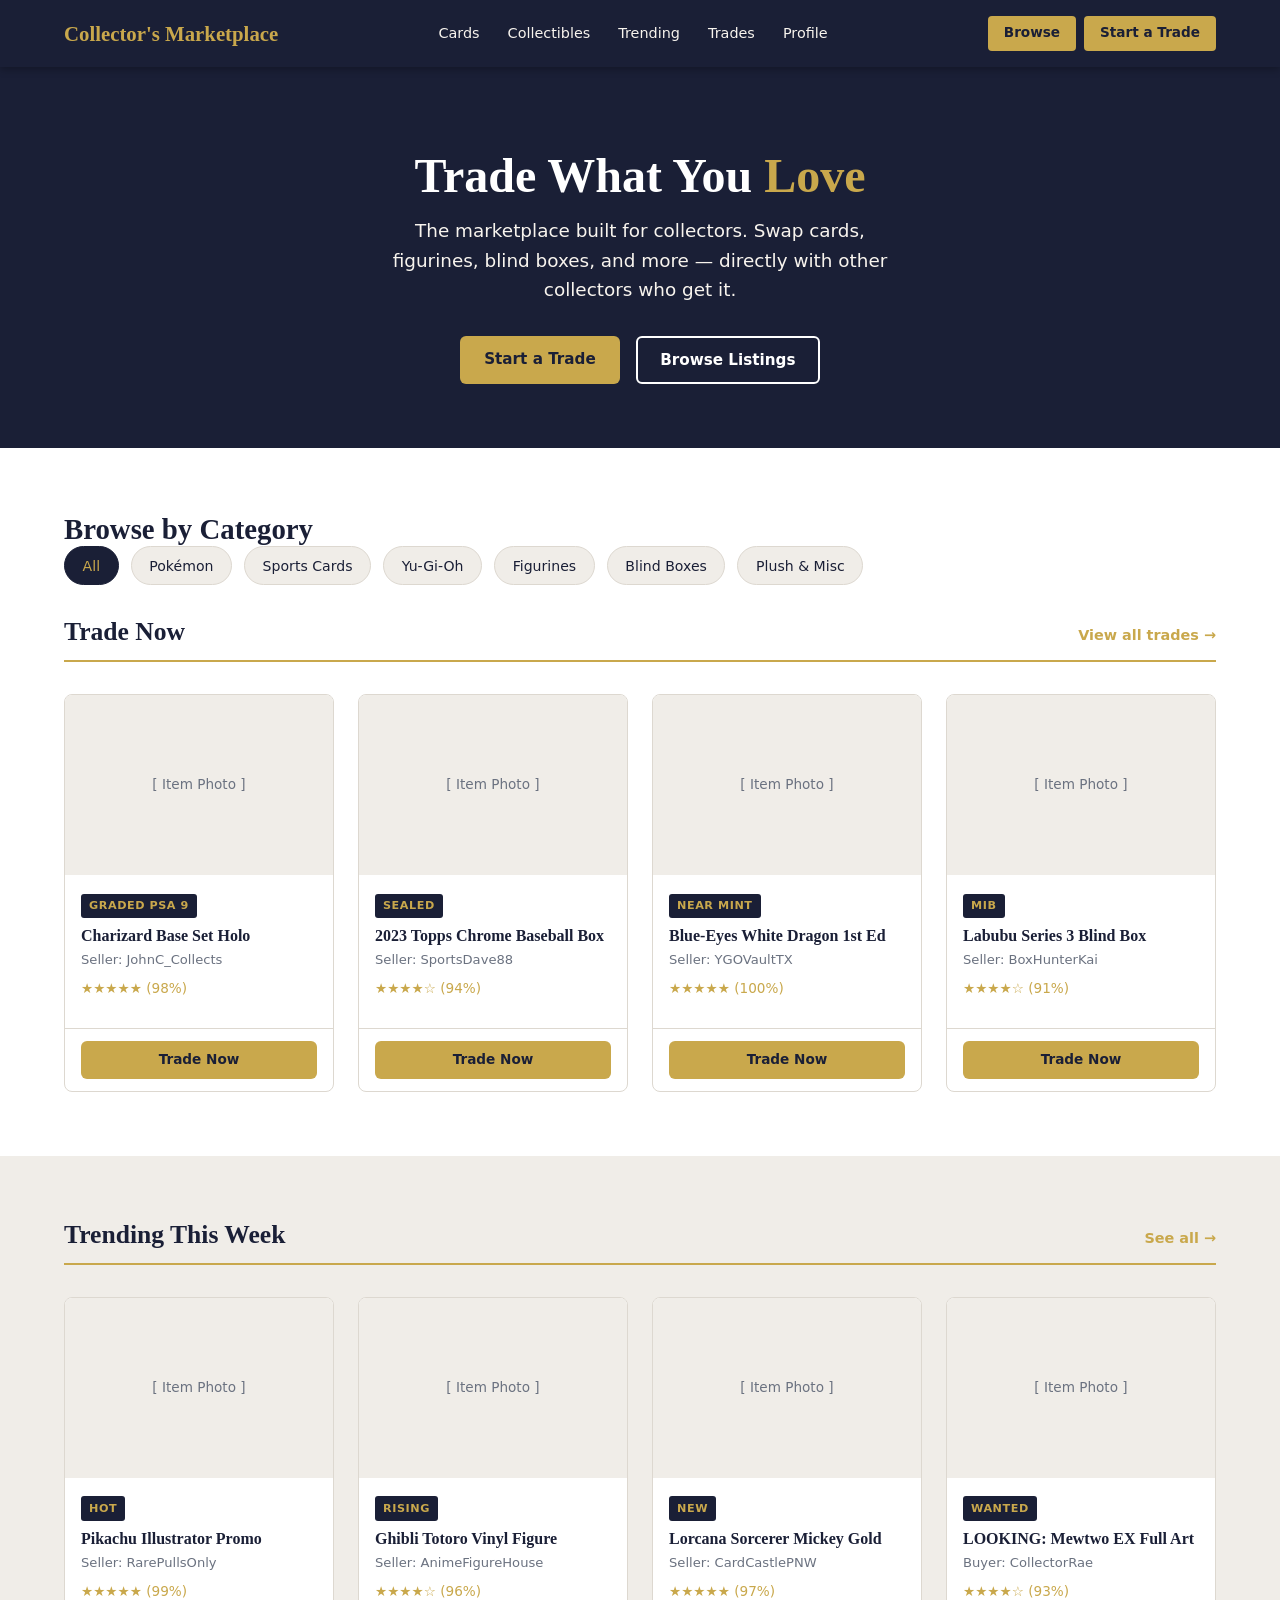
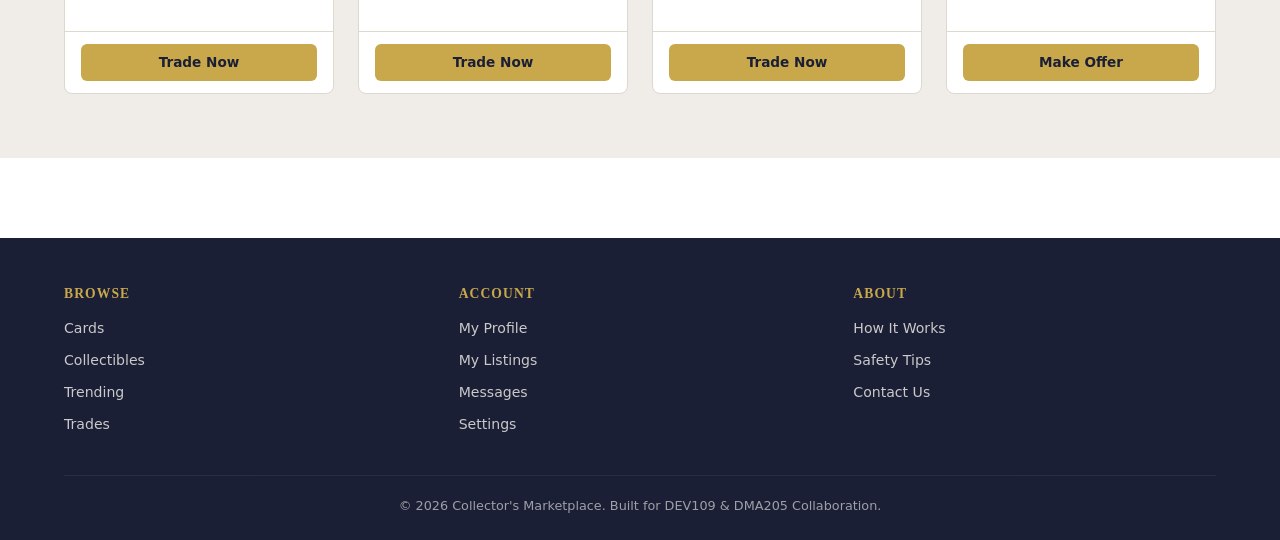
<file: index.html>
<!DOCTYPE html>
<html lang="en">
<head>
  <meta charset="UTF-8">
  <meta name="viewport" content="width=device-width, initial-scale=1.0">
  <meta name="description" content="Collector's Marketplace – Trade, buy, and sell collectibles including trading cards, figurines, and blind boxes with fellow collectors.">
  <meta name="author" content="DEV109 Team 4 – Rana Moradi & Aayush Mehmi">
  <meta name="keywords" content="collectibles, trading cards, pokemon, yugioh, sports cards, trade, marketplace, figurines">
  <title>Collector's Marketplace – Trade What You Love</title>
  <link rel="stylesheet" href="css/styles.css">
</head>
<body>

  <nav class="site-nav" aria-label="Main navigation">
    <div class="container">
      <a href="index.html" class="nav-logo">Collector's Marketplace</a>
      <ul class="nav-links">
        <li><a href="html/browse.html?category=cards">Cards</a></li>
        <li><a href="html/browse.html?category=collectibles">Collectibles</a></li>
        <li><a href="html/browse.html?sort=trending">Trending</a></li>
        <li><a href="html/browse.html?type=trades">Trades</a></li>
        <li><a href="html/profile.html">Profile</a></li>
      </ul>
      <div class="nav-actions">
        <a href="html/browse.html" class="btn-nav">Browse</a>
        <a href="html/trade-flow.html" class="btn-nav">Start a Trade</a>
      </div>
    </div>
  </nav>

  <section class="hero" aria-labelledby="hero-heading">
    <div class="container">
      <h1 id="hero-heading">Trade What You <span>Love</span></h1>
      <p>The marketplace built for collectors. Swap cards, figurines, blind boxes, and more — directly with other collectors who get it.</p>
      <div class="hero-actions">
        <a href="html/trade-flow.html" class="btn-primary">Start a Trade</a>
        <a href="html/browse.html" class="btn-secondary">Browse Listings</a>
      </div>
    </div>
  </section>

  <section class="section" aria-labelledby="category-heading">
    <div class="container">
      <h2 id="category-heading" class="sr-only">Browse by Category</h2>
      <div class="category-pills">
        <a href="html/browse.html?category=all" class="pill active">All</a>
        <a href="html/browse.html?category=pokemon" class="pill">Pokémon</a>
        <a href="html/browse.html?category=sports" class="pill">Sports Cards</a>
        <a href="html/browse.html?category=yugioh" class="pill">Yu-Gi-Oh</a>
        <a href="html/browse.html?category=figurines" class="pill">Figurines</a>
        <a href="html/browse.html?category=blind-boxes" class="pill">Blind Boxes</a>
        <a href="html/browse.html?category=plush" class="pill">Plush &amp; Misc</a>
      </div>

      <div class="section-header">
        <h2>Trade Now</h2>
        <a href="html/browse.html?type=trades">View all trades →</a>
      </div>

      <div class="cards-grid">

        <article class="product-card">
          <div class="card-image" role="img" aria-label="Item image placeholder">[ Item Photo ]</div>
          <div class="card-body">
            <span class="card-condition">Graded PSA 9</span>
            <h3>Charizard Base Set Holo</h3>
            <p class="card-seller">Seller: JohnC_Collects</p>
            <p class="card-rating">★★★★★ (98%)</p>
          </div>
          <div class="card-footer">
            <a href="html/product-detail.html" class="btn-primary">Trade Now</a>
          </div>
        </article>

        <article class="product-card">
          <div class="card-image" role="img" aria-label="Item image placeholder">[ Item Photo ]</div>
          <div class="card-body">
            <span class="card-condition">Sealed</span>
            <h3>2023 Topps Chrome Baseball Box</h3>
            <p class="card-seller">Seller: SportsDave88</p>
            <p class="card-rating">★★★★☆ (94%)</p>
          </div>
          <div class="card-footer">
            <a href="html/product-detail.html" class="btn-primary">Trade Now</a>
          </div>
        </article>

        <article class="product-card">
          <div class="card-image" role="img" aria-label="Item image placeholder">[ Item Photo ]</div>
          <div class="card-body">
            <span class="card-condition">Near Mint</span>
            <h3>Blue-Eyes White Dragon 1st Ed</h3>
            <p class="card-seller">Seller: YGOVaultTX</p>
            <p class="card-rating">★★★★★ (100%)</p>
          </div>
          <div class="card-footer">
            <a href="html/product-detail.html" class="btn-primary">Trade Now</a>
          </div>
        </article>

        <article class="product-card">
          <div class="card-image" role="img" aria-label="Item image placeholder">[ Item Photo ]</div>
          <div class="card-body">
            <span class="card-condition">MIB</span>
            <h3>Labubu Series 3 Blind Box</h3>
            <p class="card-seller">Seller: BoxHunterKai</p>
            <p class="card-rating">★★★★☆ (91%)</p>
          </div>
          <div class="card-footer">
            <a href="html/product-detail.html" class="btn-primary">Trade Now</a>
          </div>
        </article>

      </div>
    </div>
  </section>

  <section class="section" style="background-color: var(--grey);" aria-labelledby="trending-heading">
    <div class="container">
      <div class="section-header">
        <h2 id="trending-heading">Trending This Week</h2>
        <a href="html/browse.html?sort=trending">See all →</a>
      </div>
      <div class="cards-grid">

        <article class="product-card">
          <div class="card-image" role="img" aria-label="Item image placeholder">[ Item Photo ]</div>
          <div class="card-body">
            <span class="card-condition">Hot</span>
            <h3>Pikachu Illustrator Promo</h3>
            <p class="card-seller">Seller: RarePullsOnly</p>
            <p class="card-rating">★★★★★ (99%)</p>
          </div>
          <div class="card-footer">
            <a href="html/product-detail.html" class="btn-primary">Trade Now</a>
          </div>
        </article>

        <article class="product-card">
          <div class="card-image" role="img" aria-label="Item image placeholder">[ Item Photo ]</div>
          <div class="card-body">
            <span class="card-condition">Rising</span>
            <h3>Ghibli Totoro Vinyl Figure</h3>
            <p class="card-seller">Seller: AnimeFigureHouse</p>
            <p class="card-rating">★★★★☆ (96%)</p>
          </div>
          <div class="card-footer">
            <a href="html/product-detail.html" class="btn-primary">Trade Now</a>
          </div>
        </article>

        <article class="product-card">
          <div class="card-image" role="img" aria-label="Item image placeholder">[ Item Photo ]</div>
          <div class="card-body">
            <span class="card-condition">New</span>
            <h3>Lorcana Sorcerer Mickey Gold</h3>
            <p class="card-seller">Seller: CardCastlePNW</p>
            <p class="card-rating">★★★★★ (97%)</p>
          </div>
          <div class="card-footer">
            <a href="html/product-detail.html" class="btn-primary">Trade Now</a>
          </div>
        </article>

        <article class="product-card">
          <div class="card-image" role="img" aria-label="Item image placeholder">[ Item Photo ]</div>
          <div class="card-body">
            <span class="card-condition">Wanted</span>
            <h3>LOOKING: Mewtwo EX Full Art</h3>
            <p class="card-seller">Buyer: CollectorRae</p>
            <p class="card-rating">★★★★☆ (93%)</p>
          </div>
          <div class="card-footer">
            <a href="html/product-detail.html" class="btn-primary">Make Offer</a>
          </div>
        </article>

      </div>
    </div>
  </section>

  <footer class="site-footer" aria-label="Site footer">
    <div class="container">
      <div class="footer-grid">
        <div class="footer-col">
          <h2>Browse</h2>
          <ul>
            <li><a href="html/browse.html?category=cards">Cards</a></li>
            <li><a href="html/browse.html?category=collectibles">Collectibles</a></li>
            <li><a href="html/browse.html?sort=trending">Trending</a></li>
            <li><a href="html/browse.html?type=trades">Trades</a></li>
          </ul>
        </div>
        <div class="footer-col">
          <h2>Account</h2>
          <ul>
            <li><a href="html/profile.html">My Profile</a></li>
            <li><a href="#">My Listings</a></li>
            <li><a href="#">Messages</a></li>
            <li><a href="#">Settings</a></li>
          </ul>
        </div>
        <div class="footer-col">
          <h2>About</h2>
          <ul>
            <li><a href="#">How It Works</a></li>
            <li><a href="#">Safety Tips</a></li>
            <li><a href="#">Contact Us</a></li>
          </ul>
        </div>
      </div>
      <p class="footer-bottom">&copy; 2026 Collector's Marketplace. Built for DEV109 &amp; DMA205 Collaboration.</p>
    </div>
  </footer>

</body>
</html>
</file>
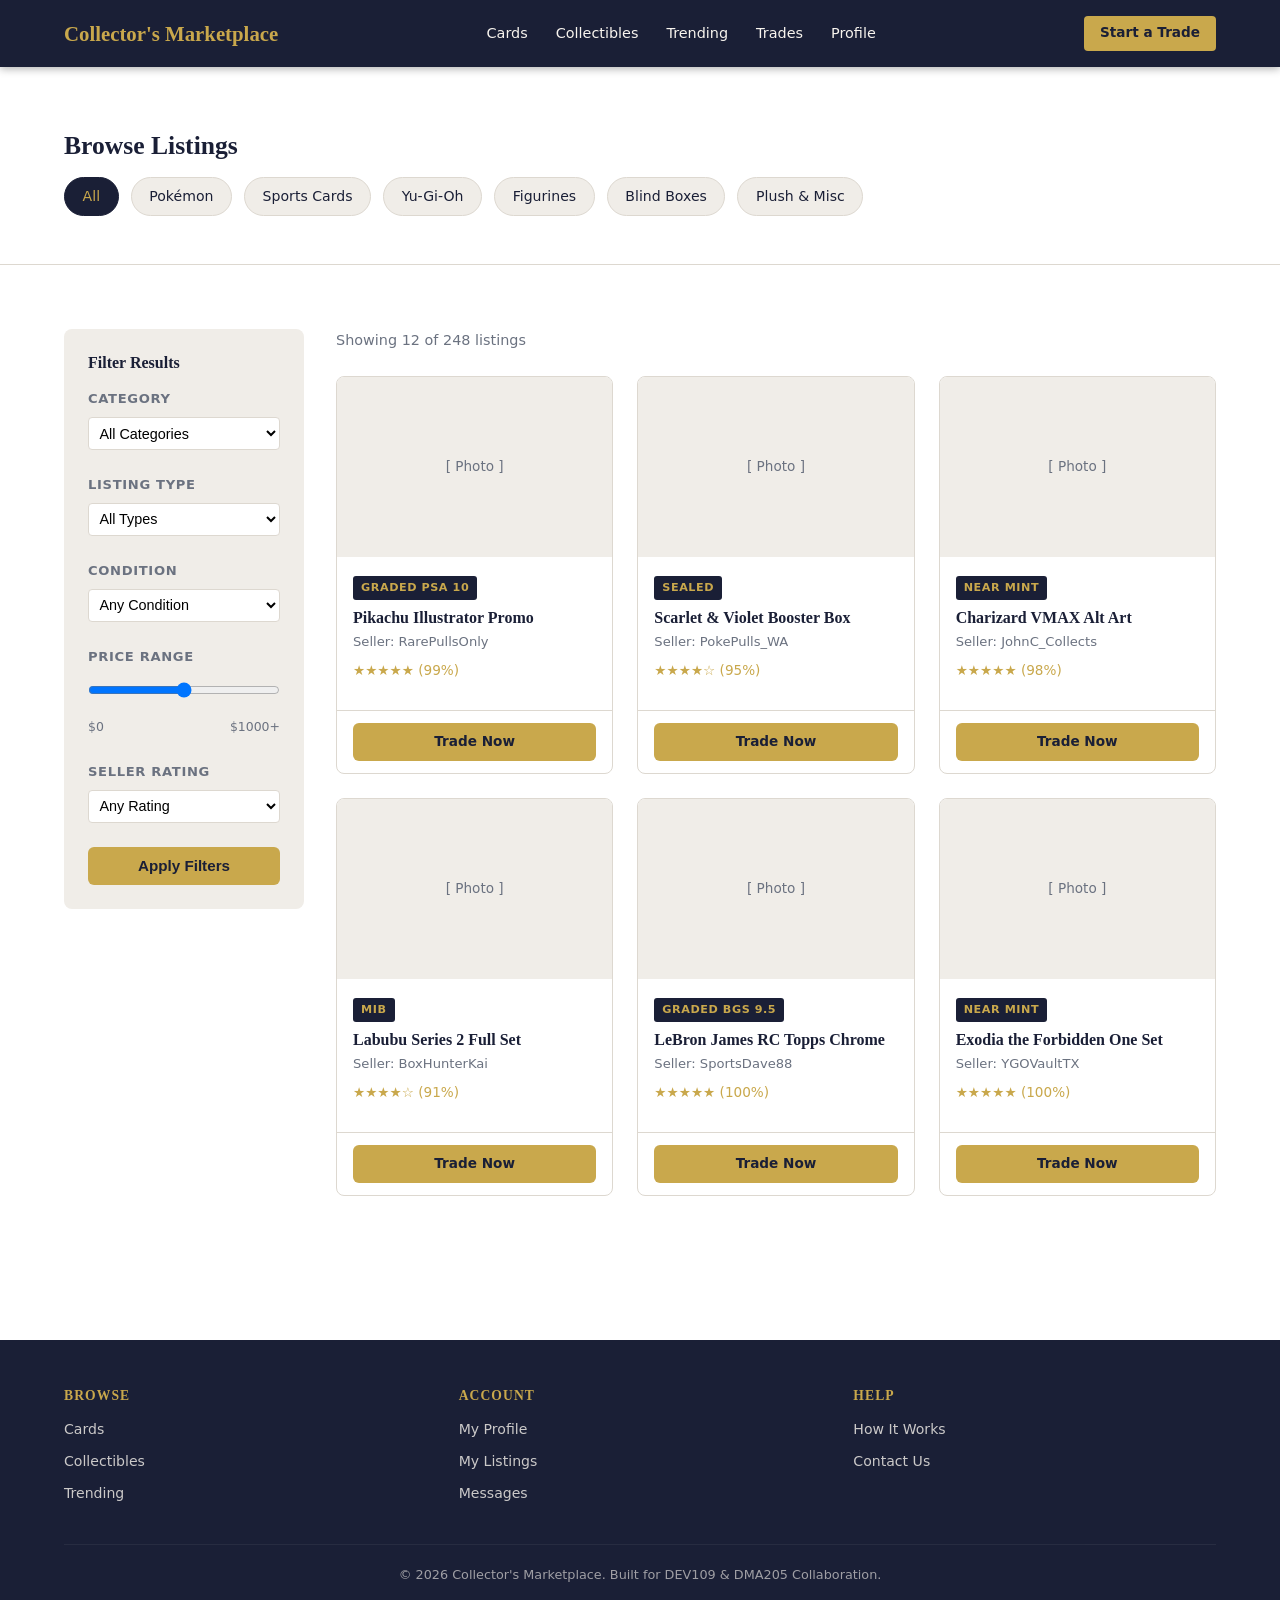
<file: html/browse.html>
<!DOCTYPE html>
<html lang="en">
<head>
  <meta charset="UTF-8">
  <meta name="viewport" content="width=device-width, initial-scale=1.0">
  <meta name="description" content="Browse collectibles, trading cards, figurines, and more on Collector's Marketplace. Filter by category, condition, price, and seller rating.">
  <meta name="author" content="DEV109 Team 4 – Rana Moradi & Aayush Mehmi">
  <meta name="keywords" content="browse collectibles, trading cards, buy sell trade, pokemon cards, sports cards">
  <title>Browse Listings – Collector's Marketplace</title>
  <link rel="stylesheet" href="../css/styles.css">
</head>
<body>

  <nav class="site-nav" aria-label="Main navigation">
    <div class="container">
      <a href="../index.html" class="nav-logo">Collector's Marketplace</a>
      <ul class="nav-links">
        <li><a href="browse.html?category=cards">Cards</a></li>
        <li><a href="browse.html?category=collectibles">Collectibles</a></li>
        <li><a href="browse.html?sort=trending">Trending</a></li>
        <li><a href="browse.html?type=trades">Trades</a></li>
        <li><a href="profile.html">Profile</a></li>
      </ul>
      <div class="nav-actions">
        <a href="trade-flow.html" class="btn-nav">Start a Trade</a>
      </div>
    </div>
  </nav>

  <div class="section" style="padding-bottom: 1rem; border-bottom: 1px solid var(--border);">
    <div class="container">
      <h1 style="font-size: 1.6rem;">Browse Listings</h1>
      <div class="category-pills" style="margin-top: 1rem;">
        <a href="browse.html?category=all" class="pill active">All</a>
        <a href="browse.html?category=pokemon" class="pill">Pokémon</a>
        <a href="browse.html?category=sports" class="pill">Sports Cards</a>
        <a href="browse.html?category=yugioh" class="pill">Yu-Gi-Oh</a>
        <a href="browse.html?category=figurines" class="pill">Figurines</a>
        <a href="browse.html?category=blind-boxes" class="pill">Blind Boxes</a>
        <a href="browse.html?category=plush" class="pill">Plush &amp; Misc</a>
      </div>
    </div>
  </div>

  <div class="section">
    <div class="container">
      <div class="browse-layout">

        <aside class="filters-sidebar" aria-label="Filter listings">
          <h2>Filter Results</h2>

          <div class="filter-group">
            <label for="filter-category">Category</label>
            <select id="filter-category" name="category">
              <option value="">All Categories</option>
              <option value="cards">Cards</option>
              <option value="pokemon">Pokémon</option>
              <option value="sports">Sports Cards</option>
              <option value="yugioh">Yu-Gi-Oh</option>
              <option value="collectibles">Collectibles</option>
              <option value="figurines">Figurines</option>
              <option value="blind-boxes">Blind Boxes</option>
              <option value="toys">Toys</option>
              <option value="plush">Plush &amp; Misc</option>
            </select>
          </div>

          <div class="filter-group">
            <label for="filter-listing-type">Listing Type</label>
            <select id="filter-listing-type" name="listing-type">
              <option value="">All Types</option>
              <option value="trade">Trade Only</option>
              <option value="buy">Buy Only</option>
              <option value="both">Buy or Trade</option>
            </select>
          </div>

          <div class="filter-group">
            <label for="filter-condition">Condition</label>
            <select id="filter-condition" name="condition">
              <option value="">Any Condition</option>
              <option value="graded">Graded (PSA/BGS)</option>
              <option value="sealed">Sealed / MIB</option>
              <option value="near-mint">Near Mint</option>
              <option value="lightly-played">Lightly Played</option>
              <option value="played">Played</option>
            </select>
          </div>

          <div class="filter-group">
            <label for="filter-price">Price Range</label>
            <input type="range" id="filter-price" name="price" min="0" max="1000" value="500">
            <div class="range-labels">
              <span>$0</span>
              <span>$1000+</span>
            </div>
          </div>

          <div class="filter-group">
            <label for="filter-rating">Seller Rating</label>
            <select id="filter-rating" name="rating">
              <option value="">Any Rating</option>
              <option value="5">★★★★★ (100%)</option>
              <option value="4">★★★★☆ (90%+)</option>
              <option value="3">★★★☆☆ (80%+)</option>
            </select>
          </div>

          <button class="btn-primary" style="width: 100%;">Apply Filters</button>
        </aside>

        <main aria-label="Listing results">
          <p style="font-size: 0.9rem; color: var(--muted); margin-bottom: 1.5rem;">Showing 12 of 248 listings</p>

          <div class="cards-grid">

            <article class="product-card">
              <div class="card-image" role="img" aria-label="Item image">[ Photo ]</div>
              <div class="card-body">
                <span class="card-condition">Graded PSA 10</span>
                <h3>Pikachu Illustrator Promo</h3>
                <p class="card-seller">Seller: RarePullsOnly</p>
                <p class="card-rating">★★★★★ (99%)</p>
              </div>
              <div class="card-footer">
                <a href="product-detail.html" class="btn-primary">Trade Now</a>
              </div>
            </article>

            <article class="product-card">
              <div class="card-image" role="img" aria-label="Item image">[ Photo ]</div>
              <div class="card-body">
                <span class="card-condition">Sealed</span>
                <h3>Scarlet &amp; Violet Booster Box</h3>
                <p class="card-seller">Seller: PokePulls_WA</p>
                <p class="card-rating">★★★★☆ (95%)</p>
              </div>
              <div class="card-footer">
                <a href="product-detail.html" class="btn-primary">Trade Now</a>
              </div>
            </article>

            <article class="product-card">
              <div class="card-image" role="img" aria-label="Item image">[ Photo ]</div>
              <div class="card-body">
                <span class="card-condition">Near Mint</span>
                <h3>Charizard VMAX Alt Art</h3>
                <p class="card-seller">Seller: JohnC_Collects</p>
                <p class="card-rating">★★★★★ (98%)</p>
              </div>
              <div class="card-footer">
                <a href="product-detail.html" class="btn-primary">Trade Now</a>
              </div>
            </article>

            <article class="product-card">
              <div class="card-image" role="img" aria-label="Item image">[ Photo ]</div>
              <div class="card-body">
                <span class="card-condition">MIB</span>
                <h3>Labubu Series 2 Full Set</h3>
                <p class="card-seller">Seller: BoxHunterKai</p>
                <p class="card-rating">★★★★☆ (91%)</p>
              </div>
              <div class="card-footer">
                <a href="product-detail.html" class="btn-primary">Trade Now</a>
              </div>
            </article>

            <article class="product-card">
              <div class="card-image" role="img" aria-label="Item image">[ Photo ]</div>
              <div class="card-body">
                <span class="card-condition">Graded BGS 9.5</span>
                <h3>LeBron James RC Topps Chrome</h3>
                <p class="card-seller">Seller: SportsDave88</p>
                <p class="card-rating">★★★★★ (100%)</p>
              </div>
              <div class="card-footer">
                <a href="product-detail.html" class="btn-primary">Trade Now</a>
              </div>
            </article>

            <article class="product-card">
              <div class="card-image" role="img" aria-label="Item image">[ Photo ]</div>
              <div class="card-body">
                <span class="card-condition">Near Mint</span>
                <h3>Exodia the Forbidden One Set</h3>
                <p class="card-seller">Seller: YGOVaultTX</p>
                <p class="card-rating">★★★★★ (100%)</p>
              </div>
              <div class="card-footer">
                <a href="product-detail.html" class="btn-primary">Trade Now</a>
              </div>
            </article>

          </div>
        </main>

      </div>
    </div>
  </div>

  <footer class="site-footer" aria-label="Site footer">
    <div class="container">
      <div class="footer-grid">
        <div class="footer-col">
          <h2>Browse</h2>
          <ul>
            <li><a href="browse.html?category=cards">Cards</a></li>
            <li><a href="browse.html?category=collectibles">Collectibles</a></li>
            <li><a href="browse.html?sort=trending">Trending</a></li>
          </ul>
        </div>
        <div class="footer-col">
          <h2>Account</h2>
          <ul>
            <li><a href="profile.html">My Profile</a></li>
            <li><a href="#">My Listings</a></li>
            <li><a href="#">Messages</a></li>
          </ul>
        </div>
        <div class="footer-col">
          <h2>Help</h2>
          <ul>
            <li><a href="#">How It Works</a></li>
            <li><a href="#">Contact Us</a></li>
          </ul>
        </div>
      </div>
      <p class="footer-bottom">&copy; 2026 Collector's Marketplace. Built for DEV109 &amp; DMA205 Collaboration.</p>
    </div>
  </footer>

</body>
</html>
</file>
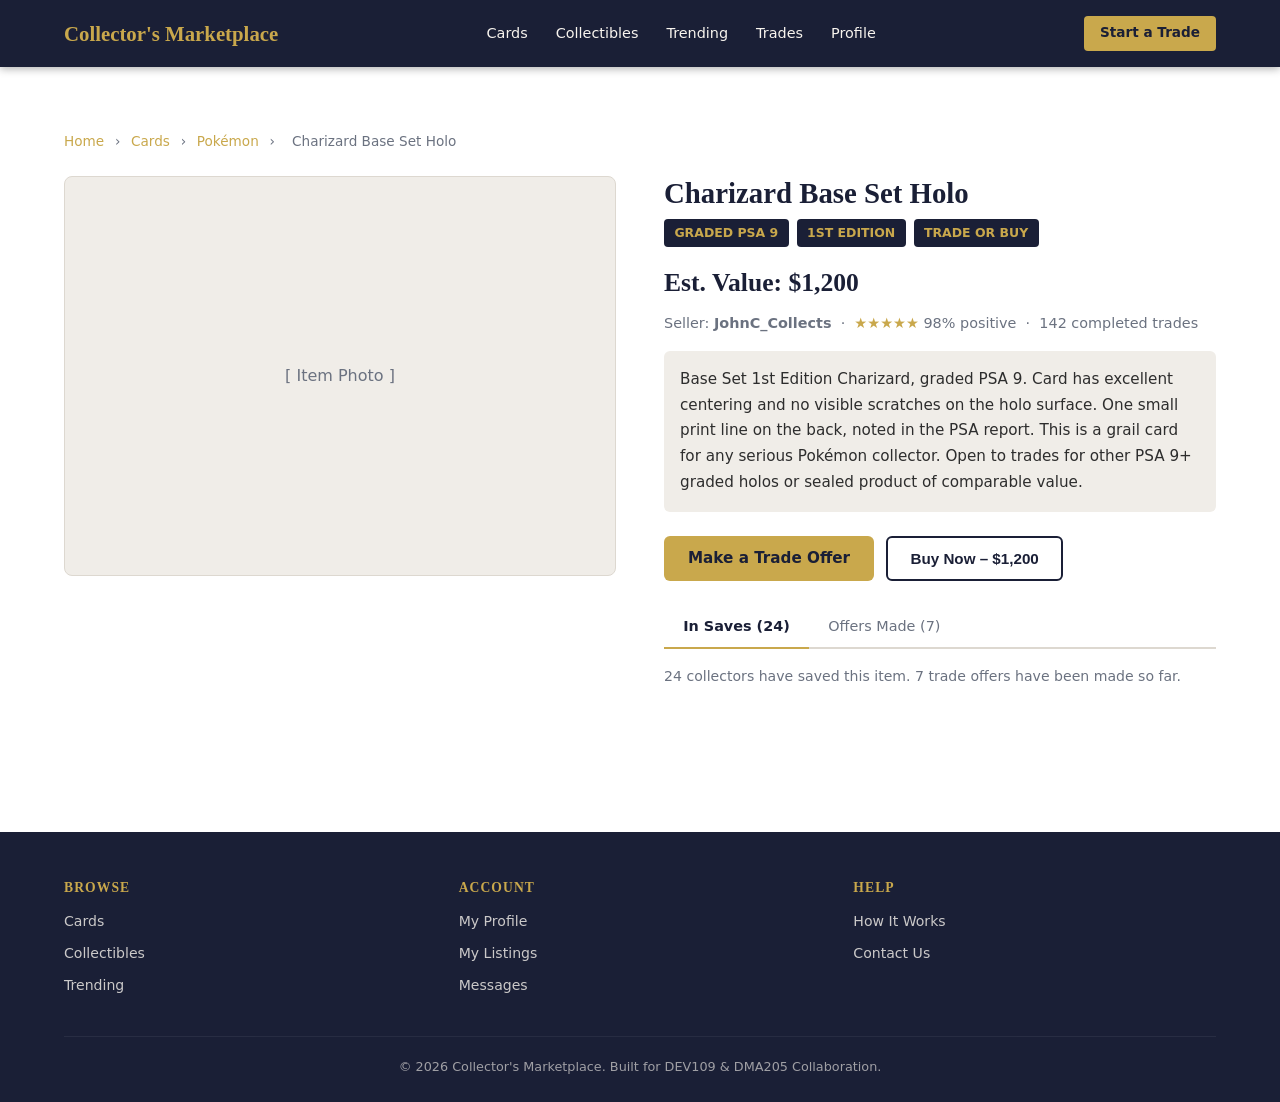
<file: html/product-detail.html>
<!DOCTYPE html>
<html lang="en">
<head>
  <meta charset="UTF-8">
  <meta name="viewport" content="width=device-width, initial-scale=1.0">
  <meta name="description" content="View item details, condition, seller info, and make a trade offer on Collector's Marketplace.">
  <meta name="author" content="DEV109 Team 4 – Rana Moradi & Aayush Mehmi">
  <meta name="keywords" content="product detail, make offer, trade collectible, item condition, seller rating">
  <title>Item Detail – Collector's Marketplace</title>
  <link rel="stylesheet" href="../css/styles.css">
</head>
<body>

  <nav class="site-nav" aria-label="Main navigation">
    <div class="container">
      <a href="../index.html" class="nav-logo">Collector's Marketplace</a>
      <ul class="nav-links">
        <li><a href="browse.html?category=cards">Cards</a></li>
        <li><a href="browse.html?category=collectibles">Collectibles</a></li>
        <li><a href="browse.html?sort=trending">Trending</a></li>
        <li><a href="browse.html?type=trades">Trades</a></li>
        <li><a href="profile.html">Profile</a></li>
      </ul>
      <div class="nav-actions">
        <a href="trade-flow.html" class="btn-nav">Start a Trade</a>
      </div>
    </div>
  </nav>

  <div class="section">
    <div class="container">

      <nav class="breadcrumb" aria-label="Breadcrumb">
        <a href="../index.html">Home</a>
        <span>›</span>
        <a href="browse.html?category=cards">Cards</a>
        <span>›</span>
        <a href="browse.html?category=pokemon">Pokémon</a>
        <span>›</span>
        <span>Charizard Base Set Holo</span>
      </nav>

      <div class="pdp-layout">

        <div>
          <div class="pdp-image" role="img" aria-label="Product image placeholder">
            [ Item Photo ]
          </div>
        </div>

        <div class="pdp-info">
          <h1>Charizard Base Set Holo</h1>

          <div class="pdp-tags">
            <span class="tag">Graded PSA 9</span>
            <span class="tag">1st Edition</span>
            <span class="tag">Trade or Buy</span>
          </div>

          <p class="pdp-price">Est. Value: $1,200</p>

          <p class="pdp-seller">
            Seller: <strong>JohnC_Collects</strong> &nbsp;·&nbsp;
            <span style="color: var(--gold);">★★★★★</span> 98% positive &nbsp;·&nbsp;
            142 completed trades
          </p>

          <div class="pdp-description">
            <p>Base Set 1st Edition Charizard, graded PSA 9. Card has excellent centering and no visible scratches on the holo surface. One small print line on the back, noted in the PSA report. This is a grail card for any serious Pokémon collector. Open to trades for other PSA 9+ graded holos or sealed product of comparable value.</p>
          </div>

          <div class="pdp-actions">
            <a href="trade-flow.html" class="btn-primary">Make a Trade Offer</a>
            <button class="btn-secondary">Buy Now – $1,200</button>
          </div>

          <div class="pdp-tabs">
            <div class="pdp-tab active">In Saves (24)</div>
            <div class="pdp-tab">Offers Made (7)</div>
          </div>
          <p style="font-size: 0.88rem; color: var(--muted);">24 collectors have saved this item. 7 trade offers have been made so far.</p>
        </div>

      </div>
    </div>
  </div>

  <footer class="site-footer" aria-label="Site footer">
    <div class="container">
      <div class="footer-grid">
        <div class="footer-col">
          <h2>Browse</h2>
          <ul>
            <li><a href="browse.html?category=cards">Cards</a></li>
            <li><a href="browse.html?category=collectibles">Collectibles</a></li>
            <li><a href="browse.html?sort=trending">Trending</a></li>
          </ul>
        </div>
        <div class="footer-col">
          <h2>Account</h2>
          <ul>
            <li><a href="profile.html">My Profile</a></li>
            <li><a href="#">My Listings</a></li>
            <li><a href="#">Messages</a></li>
          </ul>
        </div>
        <div class="footer-col">
          <h2>Help</h2>
          <ul>
            <li><a href="#">How It Works</a></li>
            <li><a href="#">Contact Us</a></li>
          </ul>
        </div>
      </div>
      <p class="footer-bottom">&copy; 2026 Collector's Marketplace. Built for DEV109 &amp; DMA205 Collaboration.</p>
    </div>
  </footer>

</body>
</html>
</file>
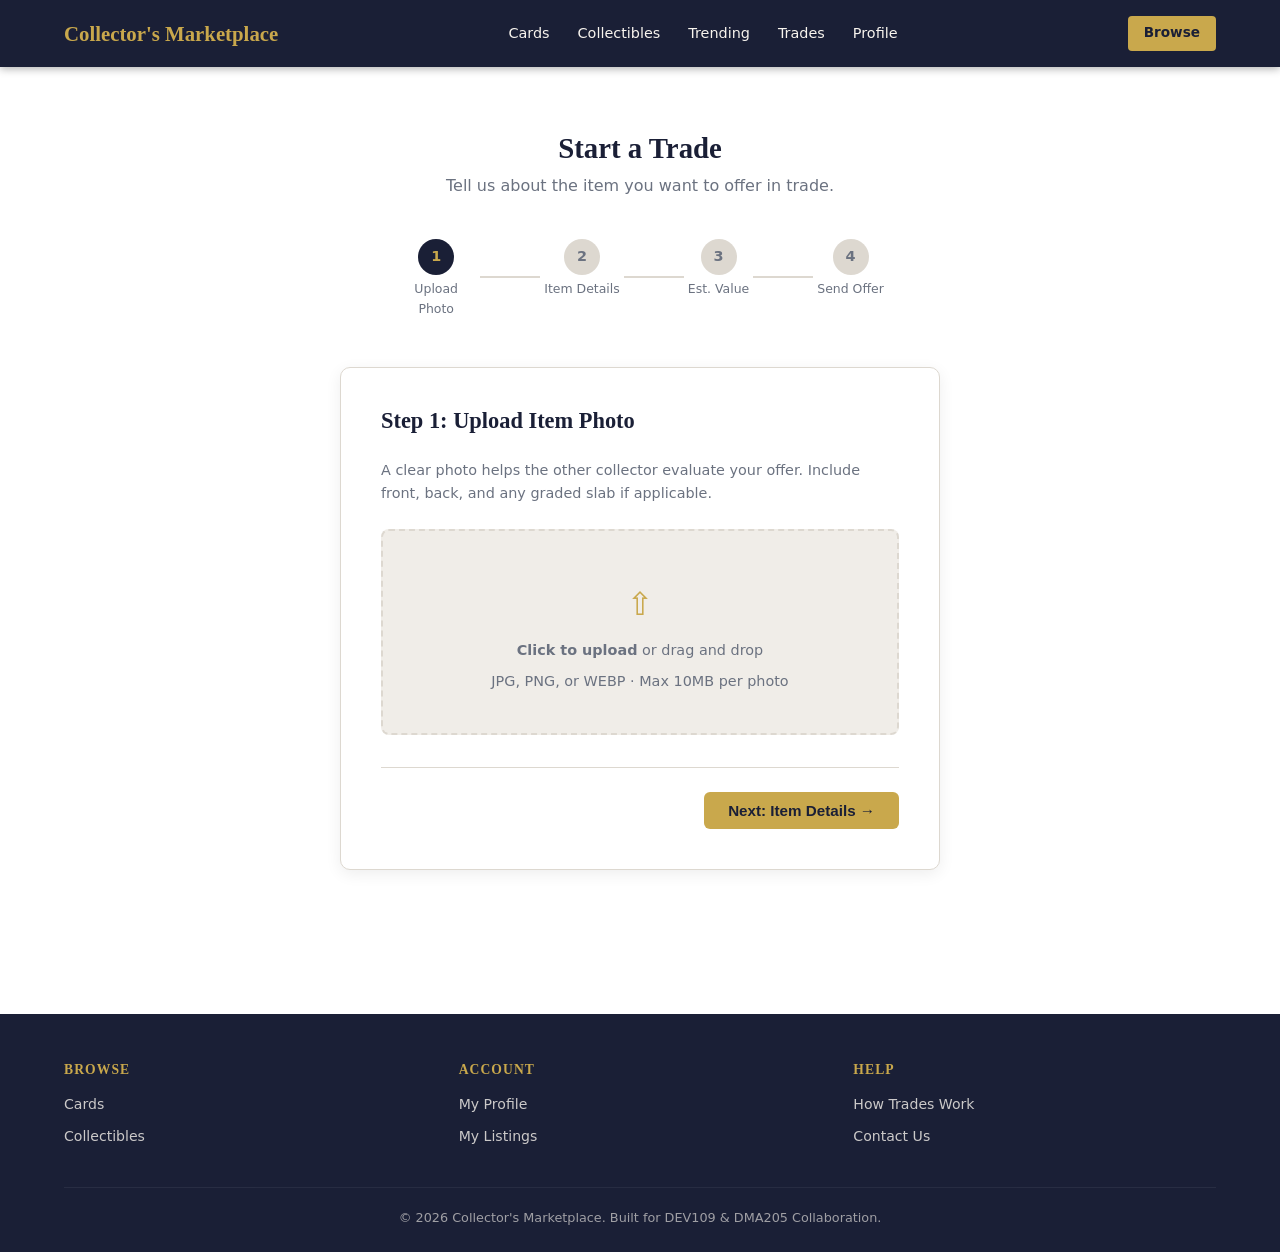
<file: html/trade-flow.html>
<!DOCTYPE html>
<html lang="en">
<head>
  <meta charset="UTF-8">
  <meta name="viewport" content="width=device-width, initial-scale=1.0">
  <meta name="description" content="Start a trade on Collector's Marketplace. Upload your item, add details, get an estimated value, and send your offer in four easy steps.">
  <meta name="author" content="DEV109 Team 4 – Rana Moradi & Aayush Mehmi">
  <meta name="keywords" content="start trade, make offer, trade collectible, upload item, trade flow">
  <title>Start a Trade – Collector's Marketplace</title>
  <link rel="stylesheet" href="../css/styles.css">
  <style>
    .trade-panel { display: none; }
    .trade-panel.active { display: block; }
  </style>
</head>
<body>

  <nav class="site-nav" aria-label="Main navigation">
    <div class="container">
      <a href="../index.html" class="nav-logo">Collector's Marketplace</a>
      <ul class="nav-links">
        <li><a href="browse.html?category=cards">Cards</a></li>
        <li><a href="browse.html?category=collectibles">Collectibles</a></li>
        <li><a href="browse.html?sort=trending">Trending</a></li>
        <li><a href="browse.html?type=trades">Trades</a></li>
        <li><a href="profile.html">Profile</a></li>
      </ul>
      <div class="nav-actions">
        <a href="browse.html" class="btn-nav">Browse</a>
      </div>
    </div>
  </nav>

  <div class="section">
    <div class="container">
      <h1 style="text-align: center; font-size: 1.8rem; margin-bottom: 0.5rem;">Start a Trade</h1>
      <p style="text-align: center; color: var(--muted); margin-bottom: 2.5rem;">Tell us about the item you want to offer in trade.</p>

      <div class="trade-steps" role="group" aria-label="Trade progress">

        <div class="step-wrapper">
          <div class="step-num active" id="step-num-1" aria-current="step">1</div>
          <div class="step-label">Upload Photo</div>
        </div>

        <div class="step-connector"></div>

        <div class="step-wrapper">
          <div class="step-num" id="step-num-2">2</div>
          <div class="step-label">Item Details</div>
        </div>

        <div class="step-connector"></div>

        <div class="step-wrapper">
          <div class="step-num" id="step-num-3">3</div>
          <div class="step-label">Est. Value</div>
        </div>

        <div class="step-connector"></div>

        <div class="step-wrapper">
          <div class="step-num" id="step-num-4">4</div>
          <div class="step-label">Send Offer</div>
        </div>

      </div>

      <div class="trade-form-card trade-panel active" id="panel-1" role="group" aria-labelledby="step1-heading">
        <h2 id="step1-heading">Step 1: Upload Item Photo</h2>
        <p style="font-size: 0.9rem; color: var(--muted); margin-bottom: 1.5rem;">
          A clear photo helps the other collector evaluate your offer. Include front, back, and any graded slab if applicable.
        </p>

        <div class="upload-zone" role="button" tabindex="0" aria-label="Upload item photo">
          <p style="font-size: 2rem; color: var(--gold);">&#8679;</p>
          <p><strong>Click to upload</strong> or drag and drop</p>
          <p>JPG, PNG, or WEBP · Max 10MB per photo</p>
        </div>

        <div class="form-nav">
          <span></span>
          <button class="btn-primary" onclick="goToStep(2)">Next: Item Details →</button>
        </div>
      </div>

      <div class="trade-form-card trade-panel" id="panel-2" role="group" aria-labelledby="step2-heading">
        <h2 id="step2-heading">Step 2: Item Details</h2>

        <div class="form-group">
          <label for="item-name">Item Name</label>
          <input type="text" id="item-name" name="item-name" placeholder="e.g. Charizard Base Set Holo 1st Edition">
        </div>

        <div class="form-group">
          <label for="item-category">Category</label>
          <select id="item-category" name="item-category">
            <option value="">Select a category</option>
            <option value="pokemon">Pokémon Cards</option>
            <option value="sports">Sports Cards</option>
            <option value="yugioh">Yu-Gi-Oh Cards</option>
            <option value="figurines">Figurines</option>
            <option value="blind-boxes">Blind Boxes</option>
            <option value="toys">Toys</option>
            <option value="plush">Plush &amp; Misc</option>
          </select>
        </div>

        <div class="form-group">
          <label for="item-condition">Condition</label>
          <select id="item-condition" name="item-condition">
            <option value="">Select condition</option>
            <option value="graded-psa">Graded – PSA</option>
            <option value="graded-bgs">Graded – BGS</option>
            <option value="sealed">Sealed / MIB</option>
            <option value="near-mint">Near Mint</option>
            <option value="lightly-played">Lightly Played</option>
            <option value="played">Played</option>
          </select>
        </div>

        <div class="form-group">
          <label for="item-description">Description</label>
          <textarea id="item-description" name="item-description" placeholder="Describe your item — note any flaws, special attributes, or what you're looking for in return."></textarea>
        </div>

        <div class="form-nav">
          <button class="btn-secondary" onclick="goToStep(1)">← Back</button>
          <button class="btn-primary" onclick="goToStep(3)">Next: Get Estimate →</button>
        </div>
      </div>

      <div class="trade-form-card trade-panel" id="panel-3" role="group" aria-labelledby="step3-heading">
        <h2 id="step3-heading">Step 3: Estimated Trade Value</h2>
        <p style="font-size: 0.9rem; color: var(--muted); margin-bottom: 1.5rem;">
          Enter a value or get an estimate based on recent trades for similar items on the marketplace.
        </p>

        <div class="form-group">
          <label for="manual-value">Your Estimated Value (USD)</label>
          <input type="number" id="manual-value" name="manual-value" placeholder="e.g. 250">
        </div>

        <div class="estimate-box">
          <p>Marketplace estimate based on recent trades</p>
          <div class="estimate-value">$230 – $280</div>
        </div>

        <button class="btn-secondary" style="margin-bottom: 1.5rem;" onclick="alert('In a live build, this would pull current market data.')">
          Get Estimate
        </button>

        <div class="form-nav">
          <button class="btn-secondary" onclick="goToStep(2)">← Back</button>
          <button class="btn-primary" onclick="goToStep(4)">Next: Review &amp; Send →</button>
        </div>
      </div>

      <div class="trade-form-card trade-panel" id="panel-4" role="group" aria-labelledby="step4-heading">
        <h2 id="step4-heading">Step 4: Send Your Offer</h2>
        <p style="font-size: 0.9rem; color: var(--muted); margin-bottom: 1.5rem;">
          Review your offer before sending. The seller will receive a notification and can accept, decline, or counter.
        </p>

        <div style="background: var(--grey); border-radius: 8px; padding: 1.25rem; margin-bottom: 1.5rem;">
          <h3 style="font-size: 1rem; margin-bottom: 0.75rem; color: var(--navy);">Your Offer Summary</h3>
          <p style="font-size: 0.9rem;"><strong>Item:</strong> [Your item name]</p>
          <p style="font-size: 0.9rem;"><strong>Category:</strong> [Selected category]</p>
          <p style="font-size: 0.9rem;"><strong>Condition:</strong> [Selected condition]</p>
          <p style="font-size: 0.9rem;"><strong>Your Est. Value:</strong> $[Your value]</p>
        </div>

        <div class="form-group">
          <label for="offer-message">Add a Message (optional)</label>
          <textarea id="offer-message" name="offer-message" placeholder="Add a note to the seller — introduce yourself or explain why you think this is a fair trade."></textarea>
        </div>

        <div class="form-nav">
          <button class="btn-secondary" onclick="goToStep(3)">← Back</button>
          <button class="btn-primary" onclick="alert('Offer sent! In a live build this would notify the seller.')">Send Offer ✓</button>
        </div>
      </div>

    </div>
  </div>

  <footer class="site-footer" aria-label="Site footer">
    <div class="container">
      <div class="footer-grid">
        <div class="footer-col">
          <h2>Browse</h2>
          <ul>
            <li><a href="browse.html?category=cards">Cards</a></li>
            <li><a href="browse.html?category=collectibles">Collectibles</a></li>
          </ul>
        </div>
        <div class="footer-col">
          <h2>Account</h2>
          <ul>
            <li><a href="profile.html">My Profile</a></li>
            <li><a href="#">My Listings</a></li>
          </ul>
        </div>
        <div class="footer-col">
          <h2>Help</h2>
          <ul>
            <li><a href="#">How Trades Work</a></li>
            <li><a href="#">Contact Us</a></li>
          </ul>
        </div>
      </div>
      <p class="footer-bottom">&copy; 2026 Collector's Marketplace. Built for DEV109 &amp; DMA205 Collaboration.</p>
    </div>
  </footer>

  <script>
    function goToStep(step) {
      document.querySelectorAll('.trade-panel').forEach(function(panel) {
        panel.classList.remove('active');
      });
      document.querySelectorAll('.step-num').forEach(function(num) {
        num.classList.remove('active', 'done');
      });
      document.getElementById('panel-' + step).classList.add('active');
      for (var i = 1; i <= 4; i++) {
        var el = document.getElementById('step-num-' + i);
        if (i < step) {
          el.classList.add('done');
          el.textContent = '✓';
        } else if (i === step) {
          el.classList.add('active');
        }
      }
      window.scrollTo({ top: 200, behavior: 'smooth' });
    }
  </script>

</body>
</html>
</file>
<file: css/styles.css>
/* =============================================
   Collector's Marketplace – Global Styles
   css/styles.css
   ============================================= */

/* --- Reset & Base --- */
*, *::before, *::after {
  box-sizing: border-box;
  margin: 0;
  padding: 0;
}

:root {
  --navy:   #1A1F36;
  --cream:  #F8F4EE;
  --gold:   #C9A84C;
  --gold-light: #E8D08A;
  --grey:   #F0EDE8;
  --text:   #2D2D2D;
  --muted:  #6B7280;
  --white:  #FFFFFF;
  --border: #DDD8D0;
  --danger: #C0392B;
  --success:#27AE60;
}

html {
  scroll-behavior: smooth;
}

body {
  font-family: system-ui, -apple-system, sans-serif;
  font-size: 1rem;
  line-height: 1.6;
  color: var(--text);
  background-color: var(--white);
}

a {
  color: var(--navy);
  text-decoration: none;
}

a:hover {
  color: var(--gold);
}

img {
  max-width: 100%;
  display: block;
}

/* --- Typography --- */
h1, h2, h3, h4 {
  font-family: Georgia, 'Times New Roman', serif;
  line-height: 1.2;
  color: var(--navy);
}

h1 { font-size: 2.5rem; }
h2 { font-size: 1.8rem; }
h3 { font-size: 1.25rem; }
h4 { font-size: 1rem; }

/* --- Layout Utilities --- */
.container {
  max-width: 1200px;
  margin: 0 auto;
  padding: 0 1.5rem;
}

.section {
  padding: 4rem 0;
}

/* --- Navigation --- */
.site-nav {
  background-color: var(--navy);
  position: sticky;
  top: 0;
  z-index: 100;
  box-shadow: 0 2px 8px rgba(0,0,0,0.3);
}

.site-nav .container {
  display: flex;
  align-items: center;
  justify-content: space-between;
  padding-top: 1rem;
  padding-bottom: 1rem;
  gap: 1rem;
}

.nav-logo {
  font-family: Georgia, serif;
  font-size: 1.3rem;
  color: var(--gold);
  font-weight: bold;
  white-space: nowrap;
}

.nav-links {
  display: flex;
  list-style: none;
  gap: 0.25rem;
  flex-wrap: wrap;
}

.nav-links a {
  color: var(--cream);
  padding: 0.4rem 0.75rem;
  border-radius: 4px;
  font-size: 0.9rem;
  transition: background 0.2s, color 0.2s;
}

.nav-links a:hover {
  background-color: var(--gold);
  color: var(--navy);
}

.nav-actions {
  display: flex;
  gap: 0.5rem;
  align-items: center;
}

.btn-nav {
  background: var(--gold);
  color: var(--navy);
  padding: 0.4rem 1rem;
  border-radius: 4px;
  font-weight: 600;
  font-size: 0.85rem;
  transition: background 0.2s;
  white-space: nowrap;
}

.btn-nav:hover {
  background: var(--gold-light);
  color: var(--navy);
}

/* --- Buttons --- */
.btn-primary {
  display: inline-block;
  background-color: var(--gold);
  color: var(--navy);
  font-weight: 700;
  padding: 0.65rem 1.5rem;
  border-radius: 6px;
  border: none;
  cursor: pointer;
  font-size: 0.95rem;
  transition: background 0.2s, transform 0.1s;
}

.btn-primary:hover {
  background-color: var(--gold-light);
  color: var(--navy);
  transform: translateY(-1px);
}

.btn-secondary {
  display: inline-block;
  background-color: transparent;
  color: var(--navy);
  font-weight: 600;
  padding: 0.6rem 1.4rem;
  border-radius: 6px;
  border: 2px solid var(--navy);
  cursor: pointer;
  font-size: 0.95rem;
  transition: background 0.2s, color 0.2s;
}

.btn-secondary:hover {
  background-color: var(--navy);
  color: var(--white);
}

/* --- Hero --- */
.hero {
  background-color: var(--navy);
  color: var(--white);
  padding: 5rem 0 4rem;
  text-align: center;
}

.hero h1 {
  color: var(--white);
  font-size: 3rem;
  margin-bottom: 0.75rem;
}

.hero h1 span {
  color: var(--gold);
}

.hero p {
  font-size: 1.15rem;
  color: var(--cream);
  max-width: 540px;
  margin: 0 auto 2rem;
}

.hero-actions {
  display: flex;
  gap: 1rem;
  justify-content: center;
  flex-wrap: wrap;
}

.hero .btn-secondary {
  color: var(--white);
  border-color: var(--white);
}

.hero .btn-secondary:hover {
  background: var(--white);
  color: var(--navy);
}

/* --- Section Headers --- */
.section-header {
  display: flex;
  align-items: baseline;
  justify-content: space-between;
  margin-bottom: 2rem;
  border-bottom: 2px solid var(--gold);
  padding-bottom: 0.75rem;
}

.section-header h2 {
  font-size: 1.6rem;
}

.section-header a {
  font-size: 0.9rem;
  color: var(--gold);
  font-weight: 600;
}

/* --- Product Cards --- */
.cards-grid {
  display: grid;
  grid-template-columns: repeat(auto-fill, minmax(240px, 1fr));
  gap: 1.5rem;
}

.product-card {
  background: var(--white);
  border: 1px solid var(--border);
  border-radius: 8px;
  overflow: hidden;
  transition: box-shadow 0.2s, transform 0.2s;
}

.product-card:hover {
  box-shadow: 0 6px 20px rgba(26,31,54,0.12);
  transform: translateY(-3px);
}

.card-image {
  background-color: var(--grey);
  height: 180px;
  display: flex;
  align-items: center;
  justify-content: center;
  color: var(--muted);
  font-size: 0.85rem;
}

.card-body {
  padding: 1rem;
}

.card-condition {
  display: inline-block;
  background: var(--navy);
  color: var(--gold);
  font-size: 0.7rem;
  font-weight: 700;
  padding: 0.2rem 0.5rem;
  border-radius: 3px;
  text-transform: uppercase;
  letter-spacing: 0.05em;
  margin-bottom: 0.5rem;
}

.card-body h3 {
  font-size: 1rem;
  margin-bottom: 0.25rem;
}

.card-seller {
  font-size: 0.82rem;
  color: var(--muted);
  margin-bottom: 0.5rem;
}

.card-rating {
  color: var(--gold);
  font-size: 0.85rem;
  margin-bottom: 0.75rem;
}

.card-footer {
  padding: 0.75rem 1rem;
  border-top: 1px solid var(--border);
  display: flex;
  gap: 0.5rem;
}

.card-footer .btn-primary {
  flex: 1;
  text-align: center;
  padding: 0.5rem;
  font-size: 0.85rem;
}

/* --- Category Pills --- */
.category-pills {
  display: flex;
  gap: 0.75rem;
  flex-wrap: wrap;
  margin-bottom: 2rem;
}

.pill {
  background: var(--grey);
  color: var(--navy);
  padding: 0.45rem 1.1rem;
  border-radius: 999px;
  font-size: 0.88rem;
  font-weight: 500;
  border: 1px solid var(--border);
  cursor: pointer;
  transition: background 0.2s, color 0.2s;
}

.pill:hover, .pill.active {
  background: var(--navy);
  color: var(--gold);
  border-color: var(--navy);
}

/* --- Browse Layout --- */
.browse-layout {
  display: grid;
  grid-template-columns: 240px 1fr;
  gap: 2rem;
  align-items: start;
}

.filters-sidebar {
  background: var(--grey);
  border-radius: 8px;
  padding: 1.5rem;
  position: sticky;
  top: 80px;
}

.filters-sidebar h2 {
  font-size: 1rem;
  margin-bottom: 1rem;
  color: var(--navy);
}

.filter-group {
  margin-bottom: 1.5rem;
}

.filter-group label {
  display: block;
  font-size: 0.82rem;
  font-weight: 600;
  text-transform: uppercase;
  letter-spacing: 0.05em;
  color: var(--muted);
  margin-bottom: 0.5rem;
}

.filter-group select,
.filter-group input[type="range"] {
  width: 100%;
  padding: 0.4rem;
  border: 1px solid var(--border);
  border-radius: 4px;
  font-size: 0.9rem;
  background: var(--white);
}

.filter-group .range-labels {
  display: flex;
  justify-content: space-between;
  font-size: 0.78rem;
  color: var(--muted);
  margin-top: 0.25rem;
}

/* --- Product Detail Page --- */
.breadcrumb {
  font-size: 0.85rem;
  color: var(--muted);
  margin-bottom: 1.5rem;
}

.breadcrumb a {
  color: var(--gold);
}

.breadcrumb span {
  margin: 0 0.4rem;
}

.pdp-layout {
  display: grid;
  grid-template-columns: 1fr 1fr;
  gap: 3rem;
  align-items: start;
}

.pdp-image {
  background: var(--grey);
  border-radius: 8px;
  height: 400px;
  display: flex;
  align-items: center;
  justify-content: center;
  color: var(--muted);
  border: 1px solid var(--border);
}

.pdp-info h1 {
  font-size: 1.8rem;
  margin-bottom: 0.5rem;
}

.pdp-tags {
  display: flex;
  gap: 0.5rem;
  flex-wrap: wrap;
  margin-bottom: 1rem;
}

.tag {
  background: var(--navy);
  color: var(--gold);
  padding: 0.25rem 0.65rem;
  border-radius: 4px;
  font-size: 0.78rem;
  font-weight: 600;
  text-transform: uppercase;
}

.pdp-price {
  font-size: 1.6rem;
  font-weight: 700;
  color: var(--navy);
  font-family: Georgia, serif;
  margin-bottom: 0.5rem;
}

.pdp-seller {
  font-size: 0.9rem;
  color: var(--muted);
  margin-bottom: 1rem;
}

.pdp-description {
  font-size: 0.95rem;
  line-height: 1.7;
  color: var(--text);
  margin-bottom: 1.5rem;
  padding: 1rem;
  background: var(--grey);
  border-radius: 6px;
}

.pdp-actions {
  display: flex;
  gap: 0.75rem;
  flex-wrap: wrap;
  margin-bottom: 1.5rem;
}

.pdp-tabs {
  display: flex;
  border-bottom: 2px solid var(--border);
  margin-bottom: 1rem;
}

.pdp-tab {
  padding: 0.6rem 1.2rem;
  font-size: 0.9rem;
  cursor: pointer;
  color: var(--muted);
  border-bottom: 2px solid transparent;
  margin-bottom: -2px;
}

.pdp-tab.active {
  color: var(--navy);
  border-bottom-color: var(--gold);
  font-weight: 600;
}

/* --- Trade Flow --- */
.trade-steps {
  display: flex;
  justify-content: center;
  gap: 0;
  margin-bottom: 3rem;
  counter-reset: step;
}

.step-indicator {
  display: flex;
  align-items: center;
  gap: 0;
}

.step-num {
  width: 36px;
  height: 36px;
  border-radius: 50%;
  background: var(--border);
  color: var(--muted);
  display: flex;
  align-items: center;
  justify-content: center;
  font-weight: 700;
  font-size: 0.9rem;
  flex-shrink: 0;
}

.step-num.active {
  background: var(--navy);
  color: var(--gold);
}

.step-num.done {
  background: var(--success);
  color: var(--white);
}

.step-label {
  font-size: 0.78rem;
  color: var(--muted);
  margin-top: 0.3rem;
  text-align: center;
  max-width: 80px;
}

.step-connector {
  width: 60px;
  height: 2px;
  background: var(--border);
  margin: 0 0.25rem;
  align-self: center;
  margin-bottom: 0.3rem;
}

.step-wrapper {
  display: flex;
  flex-direction: column;
  align-items: center;
}

.trade-form-card {
  background: var(--white);
  border: 1px solid var(--border);
  border-radius: 10px;
  padding: 2.5rem;
  max-width: 600px;
  margin: 0 auto;
  box-shadow: 0 4px 16px rgba(0,0,0,0.07);
}

.trade-form-card h2 {
  font-size: 1.4rem;
  margin-bottom: 1.5rem;
}

.form-group {
  margin-bottom: 1.25rem;
}

.form-group label {
  display: block;
  font-size: 0.85rem;
  font-weight: 600;
  margin-bottom: 0.4rem;
  color: var(--navy);
}

.form-group input,
.form-group select,
.form-group textarea {
  width: 100%;
  padding: 0.6rem 0.85rem;
  border: 1px solid var(--border);
  border-radius: 6px;
  font-size: 0.95rem;
  font-family: inherit;
  background: var(--white);
  color: var(--text);
}

.form-group textarea {
  resize: vertical;
  min-height: 90px;
}

.upload-zone {
  border: 2px dashed var(--border);
  border-radius: 8px;
  padding: 2.5rem 1rem;
  text-align: center;
  color: var(--muted);
  background: var(--grey);
  cursor: pointer;
  transition: border-color 0.2s;
}

.upload-zone:hover {
  border-color: var(--gold);
}

.upload-zone p {
  font-size: 0.9rem;
  margin-top: 0.5rem;
}

.estimate-box {
  background: var(--grey);
  border-left: 4px solid var(--gold);
  padding: 1rem 1.25rem;
  border-radius: 0 6px 6px 0;
  margin-bottom: 1.25rem;
}

.estimate-box p {
  font-size: 0.85rem;
  color: var(--muted);
  margin-bottom: 0.5rem;
}

.estimate-value {
  font-size: 1.5rem;
  font-family: Georgia, serif;
  font-weight: 700;
  color: var(--navy);
}

.form-nav {
  display: flex;
  justify-content: space-between;
  margin-top: 2rem;
  padding-top: 1.5rem;
  border-top: 1px solid var(--border);
}

/* --- Footer --- */
.site-footer {
  background: var(--navy);
  color: var(--cream);
  padding: 3rem 0 1.5rem;
  margin-top: 5rem;
}

.footer-grid {
  display: grid;
  grid-template-columns: repeat(auto-fit, minmax(160px, 1fr));
  gap: 2rem;
  margin-bottom: 2rem;
}

.footer-col h2 {
  color: var(--gold);
  font-size: 0.85rem;
  text-transform: uppercase;
  letter-spacing: 0.08em;
  margin-bottom: 0.75rem;
}

.footer-col ul {
  list-style: none;
}

.footer-col ul li {
  margin-bottom: 0.4rem;
}

.footer-col ul li a {
  color: var(--cream);
  font-size: 0.88rem;
  opacity: 0.8;
  transition: opacity 0.2s;
}

.footer-col ul li a:hover {
  opacity: 1;
  color: var(--gold);
}

.footer-bottom {
  border-top: 1px solid rgba(255,255,255,0.1);
  padding-top: 1.25rem;
  font-size: 0.8rem;
  color: var(--cream);
  opacity: 0.6;
  text-align: center;
}

/* --- Responsive --- */
@media (max-width: 768px) {
  h1 { font-size: 1.8rem; }
  .hero h1 { font-size: 2rem; }

  .browse-layout {
    grid-template-columns: 1fr;
  }

  .filters-sidebar {
    position: static;
  }

  .pdp-layout {
    grid-template-columns: 1fr;
  }

  .trade-steps {
    gap: 0;
  }

  .step-connector {
    width: 30px;
  }

  .nav-links {
    display: none;
  }
}
</file>
